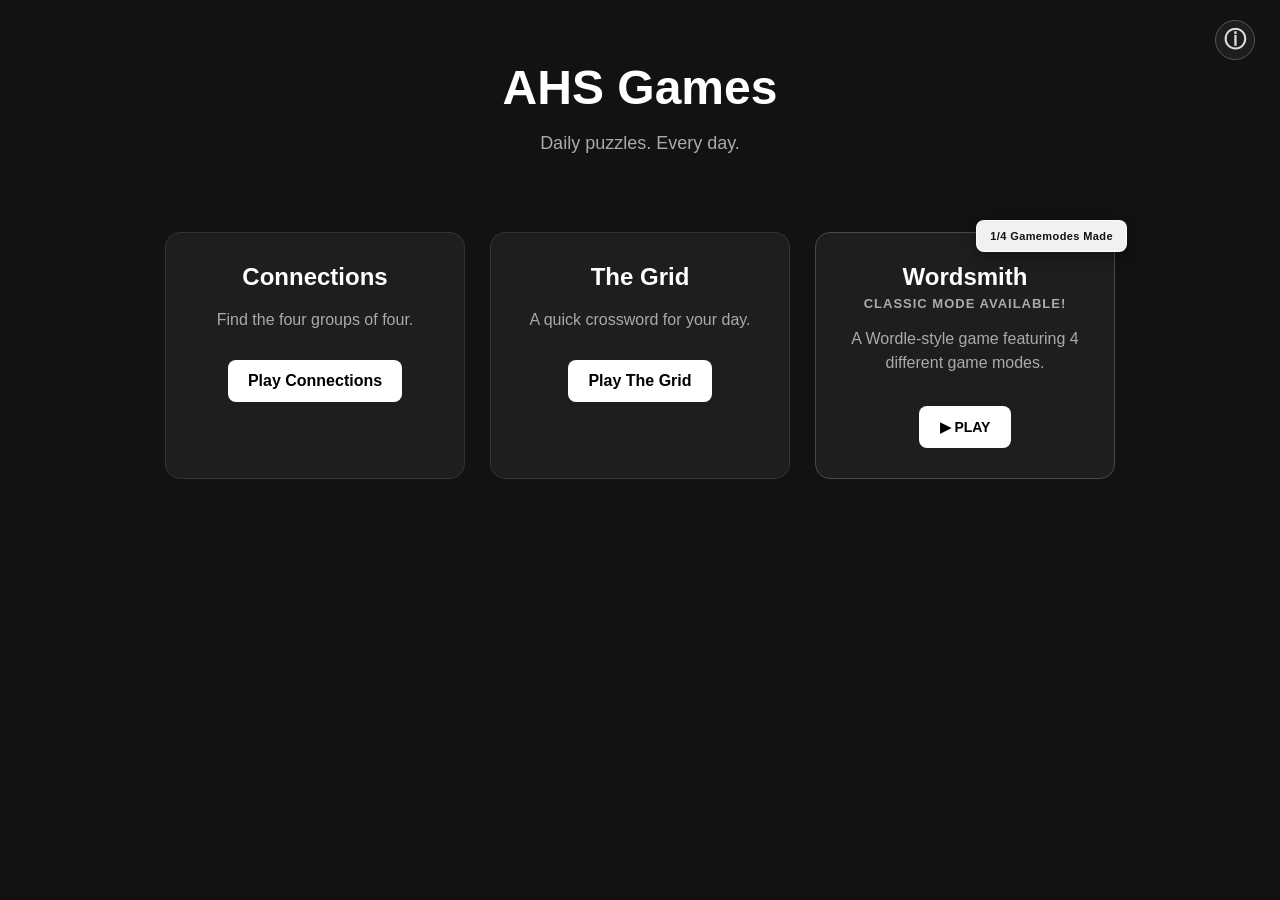
<file: index.html>
<!DOCTYPE html>
<html lang="en">
<head>
    <meta charset="UTF-8">
    <meta name="viewport" content="width=device-width, initial-scale=1.0">

    <title>AHS Games</title>

    <link rel="stylesheet" href="style.css">
</head>

<body>

    <header>

        <button id="info-button"
                class="info-button"
                type="button"
                aria-label="Information">
            ⓘ
        </button>

        <h1>AHS Games</h1>
        <p>Daily puzzles. Every day.</p>

    </header>


    <main>

        <!-- CONNECTIONS -->

        <div class="game-card">

            <h2>Connections</h2>

            <p>
                Find the four groups of four.
            </p>

            <a href="connections/index.html">
                Play Connections
            </a>

        </div>


        <!-- THE GRID -->

        <div class="game-card">

            <h2>The Grid</h2>

            <p>
                A quick crossword for your day.
            </p>

            <a href="mini/index.html">
                Play The Grid
            </a>

        </div>


        <!-- WORDSMITH -->

        <div class="game-card wordsmith-card">

            <!-- CLASSIC MODE BADGE -->

            <div class="classic-badge"
                 aria-hidden="true">
                1/4 Gamemodes Made
            </div>


            <h2>Wordsmith</h2>

            <div class="coming-soon">
                Classic Mode Available!
            </div>

            <p>
                A Wordle-style game featuring 4 different game modes.
            </p>

            <a href="wordsmith/index.html"
               class="preview-button">
                ▶ PLAY
            </a>

        </div>

    </main>


    <!-- INFORMATION POPUP -->

    <div id="info-overlay"
         class="info-overlay">

        <div class="info-modal">

            <button id="close-info"
                    class="close-info"
                    type="button"
                    aria-label="Close information">
                ×
            </button>

            <h2>About AHS Games</h2>

            <p>
                AHS Games is not directly affiliated with
                Ashley High School or NHCS. It is instead
                student-made and intended for students and
                teachers to enjoy fun puzzles that are
                completely free to access.
            </p>

            <p>
                Puzzles update every day at
                <strong>6:00 AM</strong>.
            </p>

            <p>
                <strong>Enjoy!</strong>
            </p>

        </div>

    </div>


    <script>

        // ================================
        // INFORMATION POPUP
        // ================================

        const infoButton = document.getElementById("info-button");
        const closeInfo = document.getElementById("close-info");
        const infoOverlay = document.getElementById("info-overlay");


        infoButton.addEventListener("click", () => {

            infoOverlay.classList.add("show");

        });


        closeInfo.addEventListener("click", () => {

            infoOverlay.classList.remove("show");

        });


        infoOverlay.addEventListener("click", (event) => {

            if (event.target === infoOverlay) {

                infoOverlay.classList.remove("show");

            }

        });


        // ================================
        // ESCAPE KEY
        // ================================

        document.addEventListener("keydown", (event) => {

            if (event.key === "Escape") {

                infoOverlay.classList.remove("show");

            }

        });

    </script>

</body>
</html>
</file>
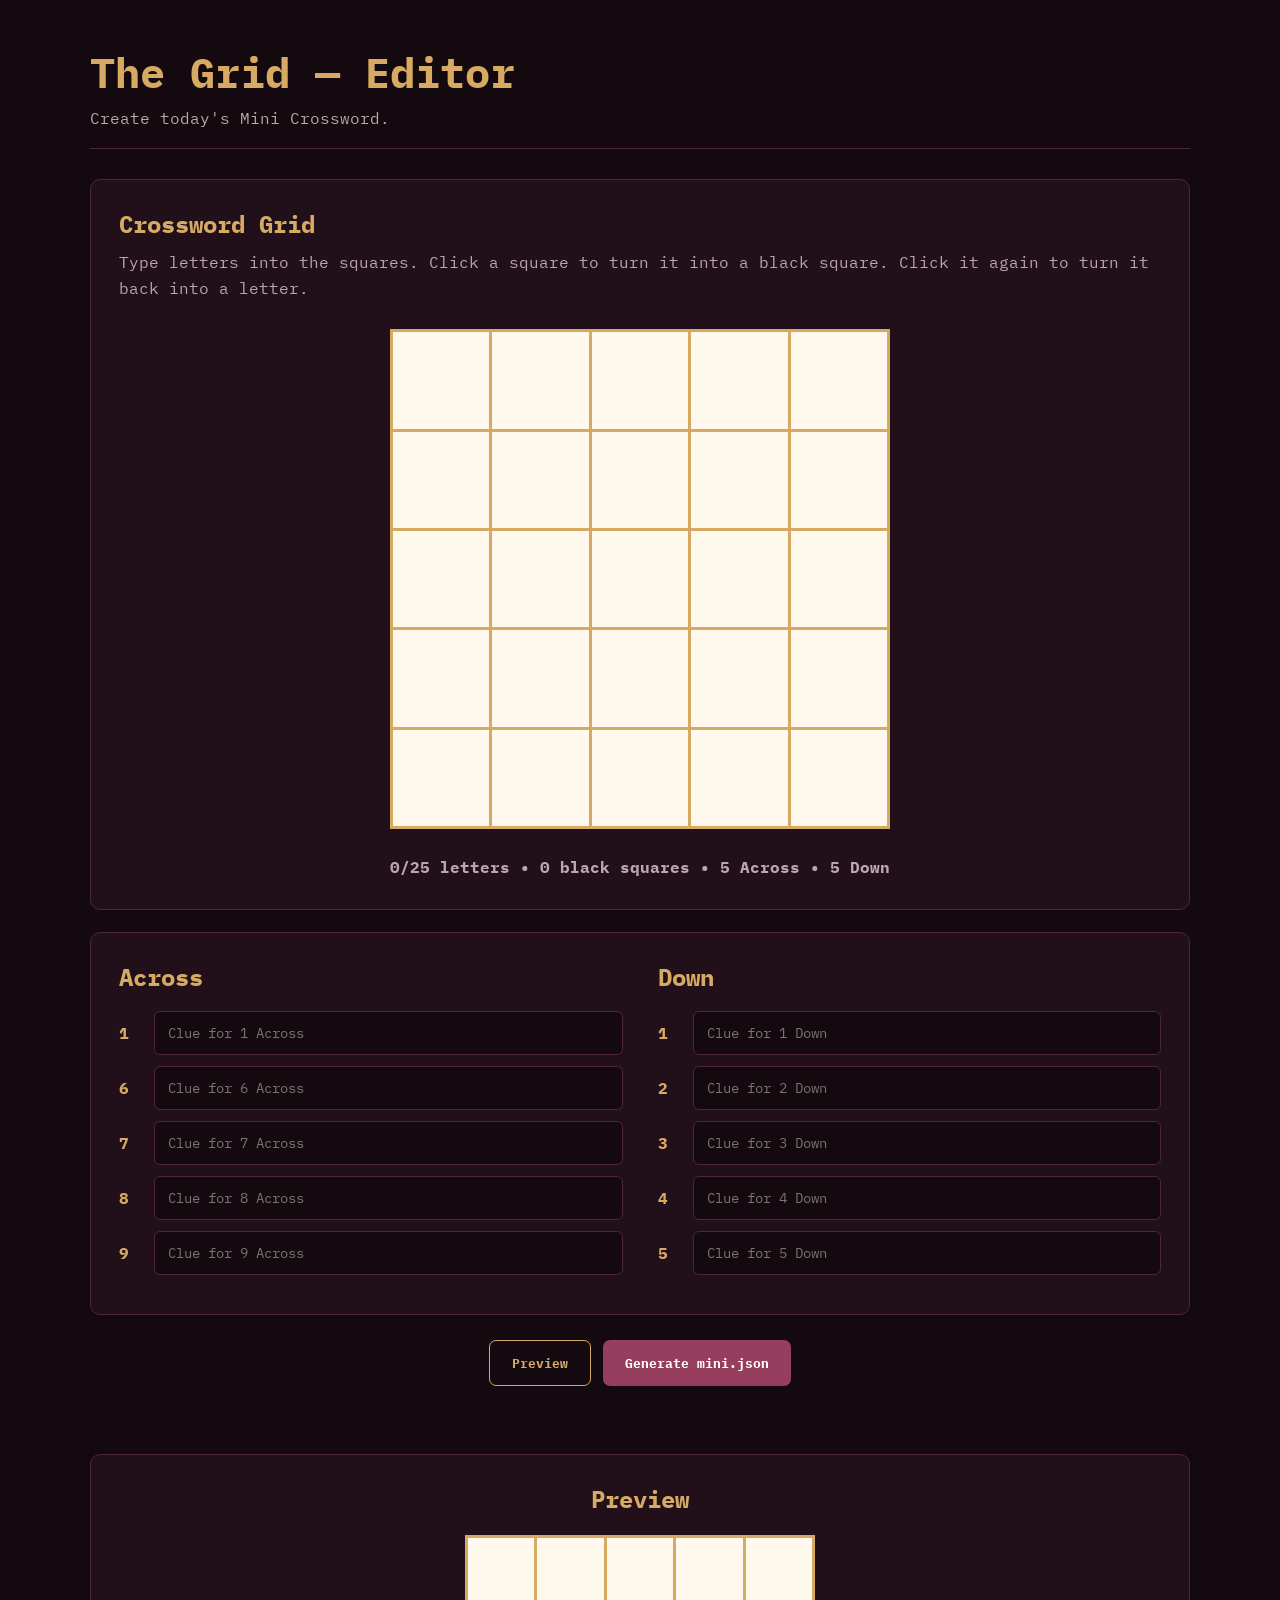
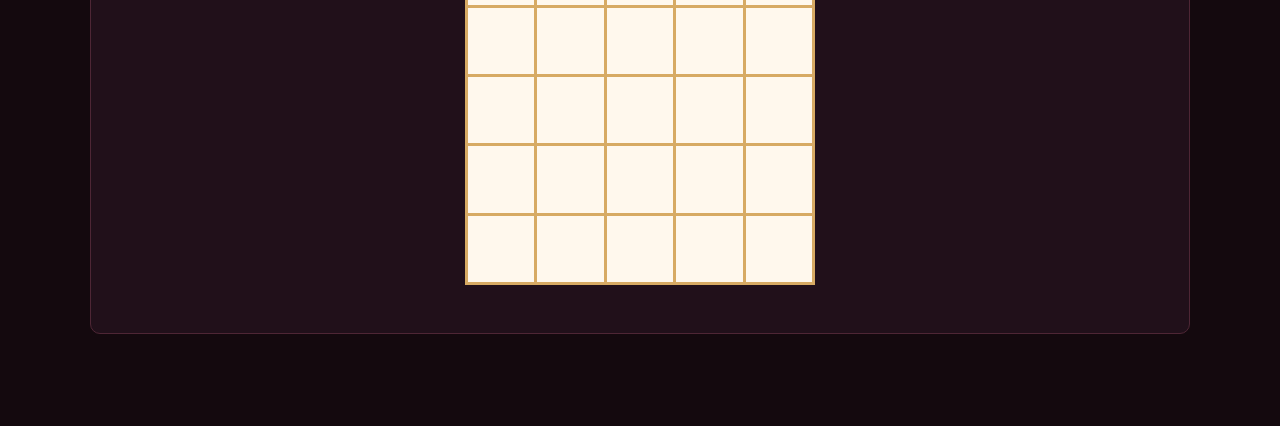
<file: admin/index.html>
<!DOCTYPE html>
<html lang="en">
<head>
    <meta charset="UTF-8">
    <meta name="viewport" content="width=device-width, initial-scale=1.0">

    <title>AHS Games - Editor</title>

    <link rel="preconnect" href="https://fonts.googleapis.com">
    <link rel="preconnect" href="https://fonts.gstatic.com" crossorigin>

    <link href="https://fonts.googleapis.com/css2?family=IBM+Plex+Mono:wght@400;500;600;700&display=swap"
          rel="stylesheet">

    <link rel="stylesheet" href="admin.css">
</head>

<body>

    <!-- =====================================================
         ADMIN EDITOR
         ===================================================== -->

    <main id="editor">

        <header>
            <h1>The Grid — Editor</h1>

            <p>
                Create today's Mini Crossword.
            </p>
        </header>


        <!-- =================================================
             GRID EDITOR
             ================================================= -->

        <section class="editor-section">

            <h2>Crossword Grid</h2>

            <p class="instructions">
                Type letters into the squares.
                Click a square to turn it into a black square.
                Click it again to turn it back into a letter.
            </p>

            <div id="grid" class="grid"></div>

            <p id="grid-status"></p>

        </section>


        <!-- =================================================
             CLUES
             ================================================= -->

        <section class="clues-section">

            <div class="clue-column">

                <h2>Across</h2>

                <div id="across-clues"></div>

            </div>


            <div class="clue-column">

                <h2>Down</h2>

                <div id="down-clues"></div>

            </div>

        </section>


        <!-- =================================================
             BUTTONS
             ================================================= -->

        <div class="actions">

            <button id="preview-button"
                    class="secondary-button"
                    type="button">
                Preview
            </button>

            <button id="generate-button"
                    class="primary-button"
                    type="button">
                Generate mini.json
            </button>

        </div>


        <!-- =================================================
             RESULT
             ================================================= -->

        <p id="result"></p>


        <!-- =================================================
             PREVIEW
             ================================================= -->

        <section class="preview">

            <h2>Preview</h2>

            <div id="preview-grid"></div>

        </section>

    </main>


    <script src="admin.js"></script>

</body>
</html>
</file>
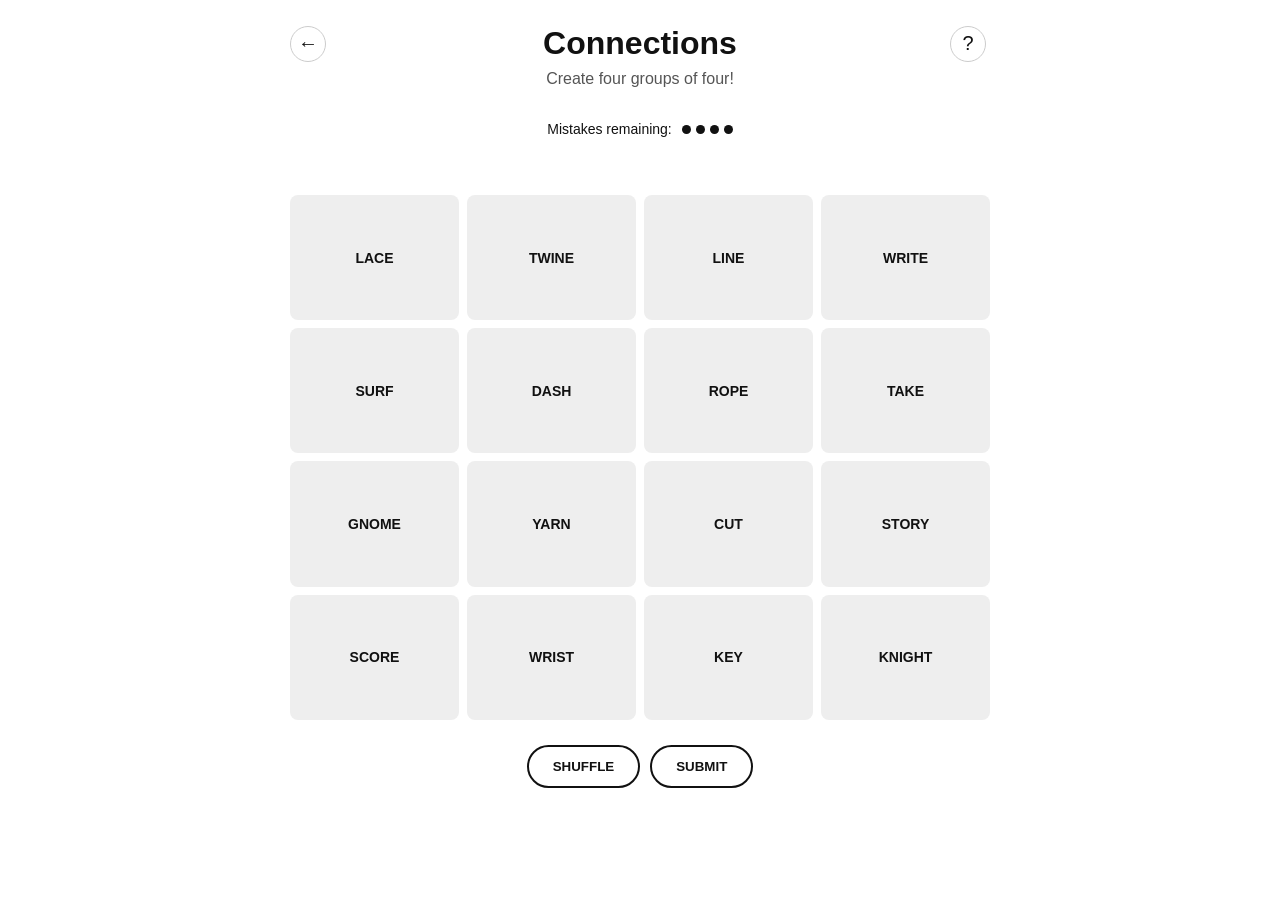
<file: connections/index.html>
﻿<!DOCTYPE html>
<html lang="en">

<head>

    <meta charset="UTF-8">

    <meta name="viewport"
          content="width=device-width, initial-scale=1.0">

    <title>AHS Games - Connections</title>

    <link rel="stylesheet"
          href="connections.css">

</head>

<body>

    <header>

        <div class="top-bar">

            <a href="../index.html" class="back-button">
                ←
            </a>

            <h1>Connections</h1>

            <button id="help-button">
                ?
            </button>

        </div>

        <p>
            Create four groups of four!
        </p>

    </header>


    <main>

        <!-- MISTAKES -->

        <div id="mistakes">

            <span>Mistakes remaining:</span>

            <div id="mistake-dots">

                <span class="mistake-dot"></span>
                <span class="mistake-dot"></span>
                <span class="mistake-dot"></span>
                <span class="mistake-dot"></span>

            </div>

        </div>


        <!-- MESSAGE -->

        <div id="message"></div>


        <!-- SOLVED GROUPS -->

        <div id="solved-groups"></div>


        <!-- GAME BOARD -->

        <div id="game-board"></div>


        <!-- BUTTONS -->

        <div id="buttons">

            <button id="shuffle">
                SHUFFLE
            </button>

            <button id="submit">
                SUBMIT
            </button>

        </div>

    </main>


    <!-- HELP POPUP -->

    <div id="help-overlay">

        <div id="help-box">

            <button id="close-help">
                ×
            </button>

            <h2>How to Play</h2>

            <p>
                Find four groups of four words that share
                something in common.
            </p>

            <p>
                Select four words and press
                <strong>SUBMIT</strong>.
            </p>

            <p>
                You have four mistakes available.
            </p>

        </div>

    </div>


    <!-- GAME OVER -->

    <div id="game-overlay">

        <div id="game-box">

            <h2 id="game-title">
                You Won!
            </h2>

            <p id="game-description"></p>

            <button id="play-again">
                ADMIRE PUZZLE
            </button>

        </div>

    </div>


    <script src="connections.js"></script>

</body>

</html>
</file>
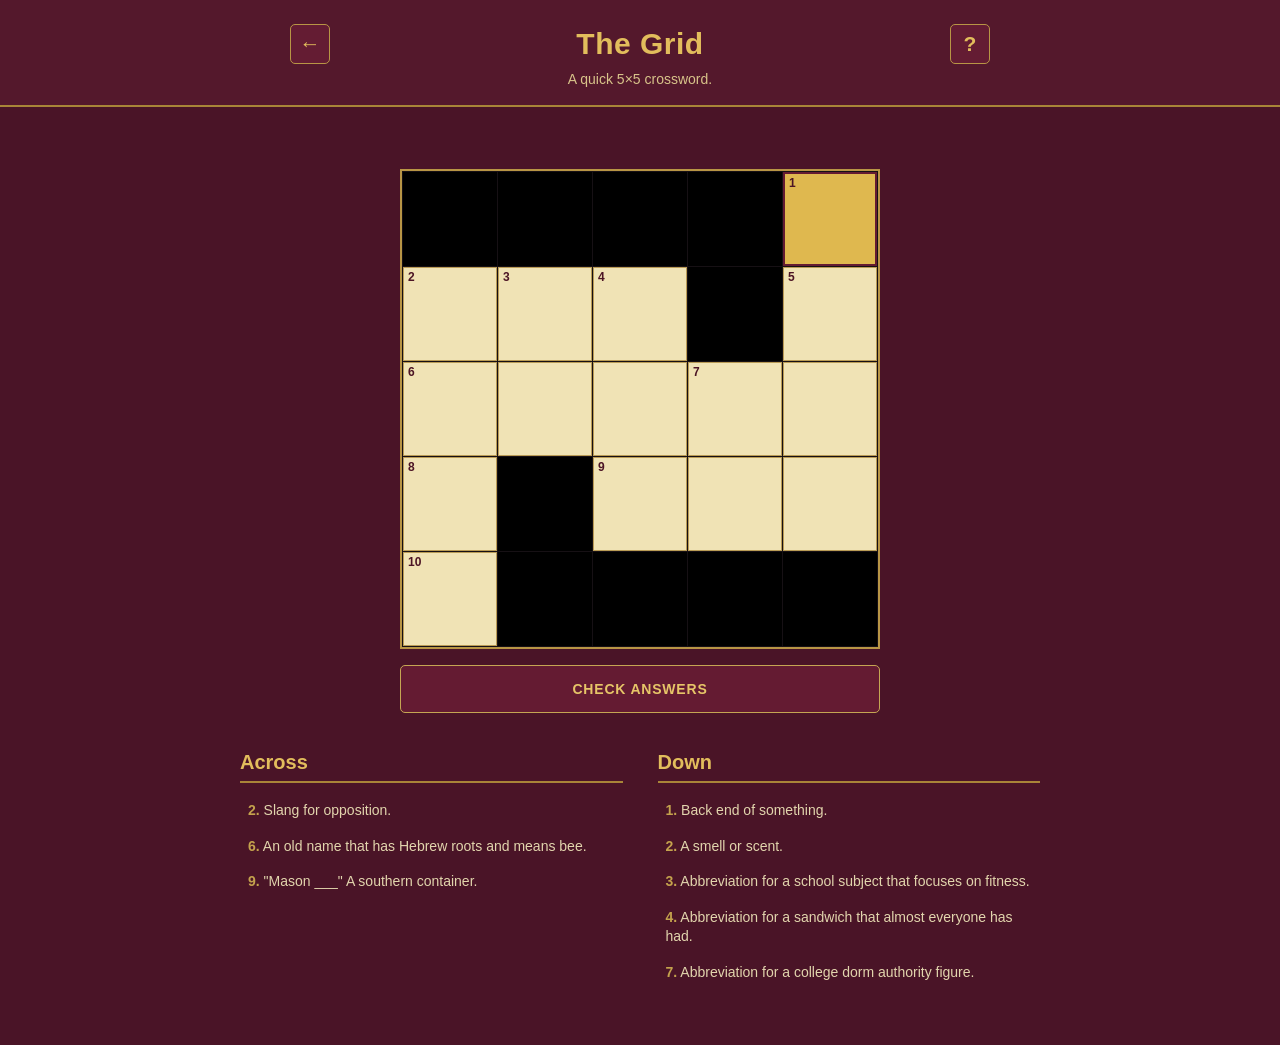
<file: mini/index.html>
﻿
<!DOCTYPE html>
<html lang="en">

<head>

    <meta charset="UTF-8">

    <meta name="viewport"
          content="width=device-width, initial-scale=1.0">

    <title>AHS Games - The Grid</title>

    <link rel="stylesheet"
          href="mini.css">

</head>


<body>


    <header>

        <div class="top-bar">

            <a href="../index.html"
               class="back-button"
               aria-label="Back to AHS Games">
                ←
            </a>


            <h1>
                The Grid
            </h1>


            <button id="help-button"
                    aria-label="How to play"
                    type="button">
                ?
            </button>

        </div>


        <p>
            A quick 5×5 crossword.
        </p>

    </header>



    <main>


        <div id="message"></div>


        <div id="grid"
             class="grid"
             aria-label="The Grid crossword"></div>



        <div class="check-container">

            <button id="check-answers"
                    class="check-button"
                    type="button">
                CHECK ANSWERS
            </button>

        </div>



        <section class="clues-container">


            <div class="clues-column">

                <h2>
                    Across
                </h2>


                <div id="across-clues"
                     class="clues"></div>

            </div>



            <div class="clues-column">

                <h2>
                    Down
                </h2>


                <div id="down-clues"
                     class="clues"></div>

            </div>


        </section>

    </main>



    <!-- HELP OVERLAY -->

    <div id="help-overlay"
         class="overlay">

        <div id="help-box"
             class="modal">

            <button id="close-help"
                    class="close-button"
                    aria-label="Close"
                    type="button">
                ×
            </button>


            <h2>
                How to Play
            </h2>


            <p>
                Fill in the 5×5 grid using the clues.
            </p>


            <p>
                Click a square and type a letter.
                Click the same square again to switch
                between Across and Down.
            </p>


            <p>
                Use the arrow keys to move around the grid.
            </p>


            <p>
                Use CHECK ANSWERS to check your work.
            </p>


            <p>
                Complete the entire grid to solve
                today's puzzle.
            </p>

        </div>

    </div>



    <!-- WIN OVERLAY -->

    <div id="game-overlay"
         class="overlay">

        <div id="game-box"
             class="modal">

            <h2 id="game-title">
                You Won!
            </h2>


            <p id="game-description">
                You completed The Grid!
            </p>


            <button id="play-again"
                    class="primary-button"
                    type="button">
                ADMIRE PUZZLE
            </button>

        </div>

    </div>



    <script src="mini.js"></script>

</body>

</html>
</file>
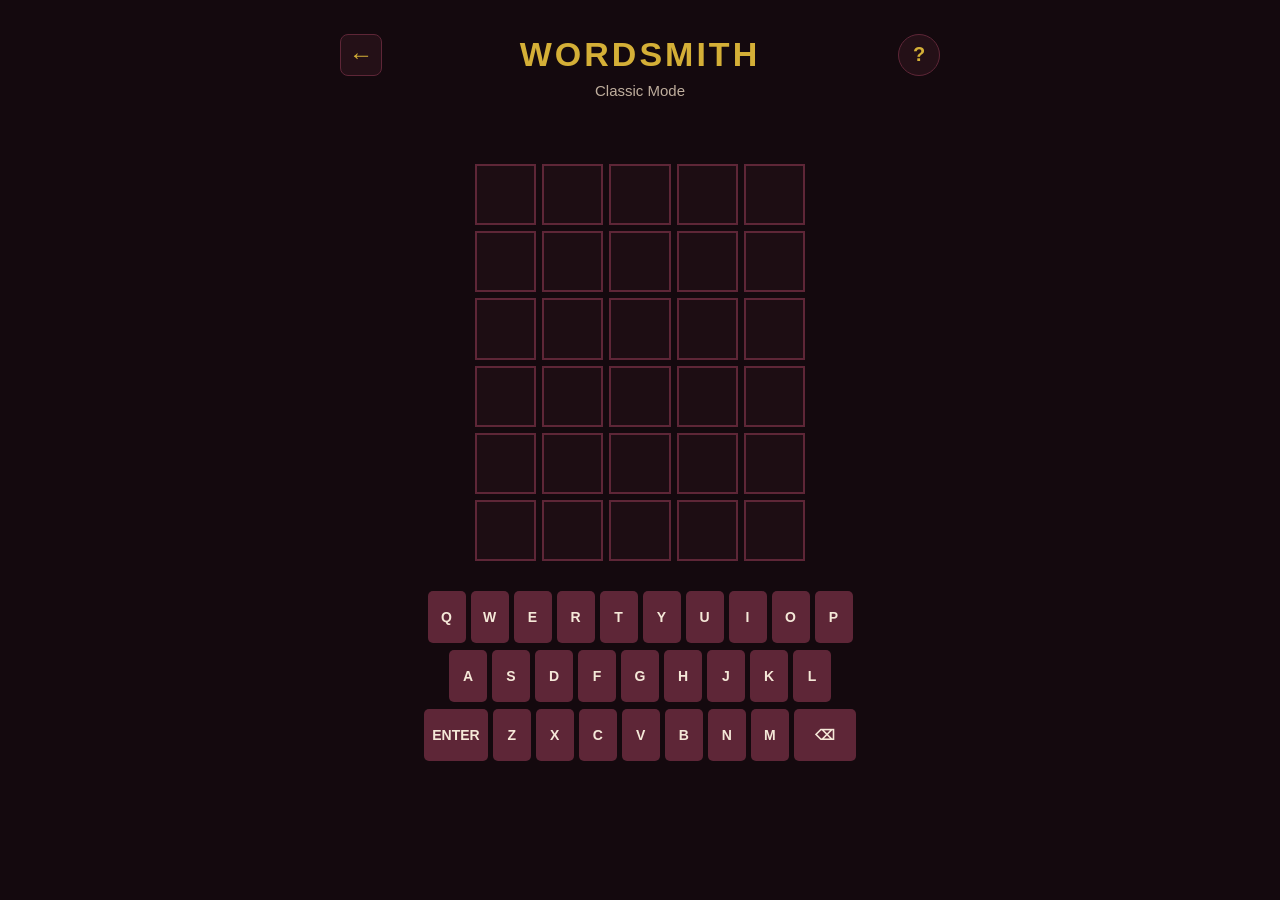
<file: wordsmith/index.html>
<!DOCTYPE html>
<html lang="en">

<head>
    <meta charset="UTF-8">

    <meta name="viewport"
          content="width=device-width, initial-scale=1.0">

    <title>Wordsmith - AHS Games</title>

    <link rel="stylesheet"
          href="wordsmith.css">
</head>

<body>

    <header>

        <div class="top-bar">

            <a href="../index.html"
               class="back-button"
               aria-label="Back to AHS Games">
                ←
            </a>

            <h1>WORDSMITH</h1>

            <button id="help-button"
                    class="help-button"
                    aria-label="How to play">
                ?
            </button>

        </div>

        <p class="subtitle">
            Classic Mode
        </p>

    </header>


    <main>

        <div id="message"
             class="message">
        </div>


        <div id="game-board"
             class="game-board"
             aria-label="Wordsmith game board">
        </div>


        <div id="keyboard"
             class="keyboard"
             aria-label="Keyboard">
        </div>


    </main>


    <!-- HELP -->

    <div id="help-overlay"
         class="overlay">

        <div class="modal">

            <button id="close-help"
                    class="close-button"
                    aria-label="Close">
                ×
            </button>

            <h2>How to Play</h2>

            <p>
                Guess the hidden five-letter word
                in six tries.
            </p>

            <p>
                Green means the letter is in the
                correct position.
            </p>

            <p>
                Gold means the letter is in the
                word, but in the wrong position.
            </p>

            <p>
                Gray means the letter is not
                in the word.
            </p>

        </div>

    </div>


    <!-- WIN / LOSS -->

    <div id="game-overlay"
         class="overlay">

        <div class="modal">

            <h2 id="game-title">
                You Won!
            </h2>

            <p id="game-description">
                You found today's word!
            </p>

            <p id="answer-display">
            </p>

            <button id="close-game"
                    class="primary-button">
                ADMIRE PUZZLE
            </button>

        </div>

    </div>


    <script src="wordsmith.js"></script>

</body>

</html>
</file>
<file: style.css>
* {
    box-sizing: border-box;
}

body {
    margin: 0;
    font-family: Arial, sans-serif;
    background: #121212;
    color: white;
    text-align: center;
}

header {
    position: relative;
    padding: 60px 20px 30px;
}

header h1 {
    font-size: 48px;
    margin: 0;
}

header p {
    color: #aaa;
    font-size: 18px;
}


/* ================================
   INFORMATION BUTTON
================================ */

.info-button {
    position: absolute;
    top: 20px;
    right: 25px;

    width: 40px;
    height: 40px;

    border: 1px solid #555;
    border-radius: 50%;

    background: #1e1e1e;
    color: #ddd;

    font-size: 22px;
    font-weight: bold;

    cursor: pointer;

    transition:
        background 0.15s ease,
        border-color 0.15s ease,
        color 0.15s ease;
}

.info-button:hover {
    background: #2a2a2a;
    border-color: #888;
    color: white;
}


/* ================================
   GAME CARDS
================================ */

main {
    display: flex;
    justify-content: center;
    gap: 25px;
    padding: 30px;
    flex-wrap: wrap;
}

.game-card {
    width: 300px;
    padding: 30px;

    background: #1e1e1e;

    border-radius: 15px;
    border: 1px solid #333;
}

.game-card h2 {
    margin-top: 0;
}

.game-card p {
    color: #aaa;
}

.game-card a {
    display: inline-block;

    margin-top: 15px;
    padding: 12px 20px;

    background: white;
    color: black;

    text-decoration: none;

    border-radius: 8px;

    font-weight: bold;
}

.game-card a:hover {
    background: #ddd;
}


/* ================================
   WORDSMITH CARD
================================ */

.wordsmith-card {
    position: relative;

    border-color: #4a4a4a;
}

.wordsmith-card h2 {
    margin-bottom: 5px;
}

.coming-soon {
    color: #aaa;

    font-size: 13px;
    font-weight: bold;

    text-transform: uppercase;
    letter-spacing: 1px;
}

.wordsmith-card p {
    line-height: 1.5;
}


/* ================================
   CLASSIC MODE BADGE
================================ */

.classic-badge {
    position: absolute;

    top: -13px;
    right: -13px;

    padding: 9px 13px;

    background: rgba(255, 255, 255, 0.94);
    color: #111;

    border: 1px solid rgba(255, 255, 255, 0.8);
    border-radius: 8px;

    font-size: 11px;
    font-weight: bold;

    letter-spacing: 0.4px;

    white-space: nowrap;

    box-shadow:
        0 5px 15px rgba(0, 0, 0, 0.35);

    pointer-events: none;

    animation: classicPulse 2.2s ease-in-out infinite;

    z-index: 10;
}


/* ================================
   CLASSIC MODE PULSE
================================ */

@keyframes classicPulse {

    0% {
        transform: scale(1);
    }

    50% {
        transform: scale(1.08);
    }

    100% {
        transform: scale(1);
    }

}


/* ================================
   WORDSMITH PLAY BUTTON
================================ */

.preview-button {
    display: inline-block;

    margin-top: 15px;
    padding: 12px 24px;

    background: rgba(255, 255, 255, 0.08);
    color: white;

    border: 1px solid rgba(255, 255, 255, 0.25);
    border-radius: 8px;

    font-size: 14px;
    font-weight: bold;

    text-decoration: none;

    cursor: pointer;

    transition:
        background 0.2s ease,
        border-color 0.2s ease,
        transform 0.2s ease;
}

.preview-button:hover {
    background: rgba(255, 255, 255, 0.15);
    border-color: rgba(255, 255, 255, 0.45);

    transform: translateY(-2px);
}


/* ================================
   POPUPS
================================ */

.info-overlay {
    position: fixed;
    inset: 0;

    display: flex;
    align-items: center;
    justify-content: center;

    padding: 20px;

    background: rgba(0, 0, 0, 0.75);

    opacity: 0;
    visibility: hidden;
    pointer-events: none;

    transition:
        opacity 0.2s ease,
        visibility 0.2s ease;

    z-index: 1000;
}

.info-overlay.show {
    opacity: 1;
    visibility: visible;
    pointer-events: auto;
}

.info-modal {
    position: relative;

    width: min(500px, 95vw);

    padding: 35px 30px;

    background: #1e1e1e;

    border: 1px solid #444;
    border-radius: 12px;

    text-align: center;

    box-shadow:
        0 10px 35px rgba(0, 0, 0, 0.5);
}

.info-modal h2 {
    margin-top: 0;
    margin-bottom: 20px;

    font-size: 26px;
}

.info-modal p {
    margin: 15px 0;

    color: #bbb;

    font-size: 16px;
    line-height: 1.6;
}

.info-modal strong {
    color: white;
}


/* ================================
   CLOSE BUTTON
================================ */

.close-info {
    position: absolute;

    top: 8px;
    right: 10px;

    width: 35px;
    height: 35px;

    border: none;
    background: transparent;

    color: #aaa;

    font-size: 28px;
    line-height: 1;

    cursor: pointer;
}

.close-info:hover {
    color: white;
}


/* ================================
   MOBILE
================================ */

@media (max-width: 600px) {

    header {
        padding-top: 55px;
    }

    header h1 {
        font-size: 38px;
    }

    header p {
        font-size: 16px;
    }

    .info-button {
        top: 15px;
        right: 15px;
    }

    main {
        padding: 20px;
    }

    .game-card {
        width: 100%;
        max-width: 350px;
    }

    .info-modal {
        padding: 30px 22px;
    }

    .classic-badge {
        top: -10px;
        right: -8px;

        padding: 8px 10px;

        font-size: 10px;
    }

}
</file>
<file: admin/admin.css>
* {
    box-sizing: border-box;
}

html,
body {
    margin: 0;
    padding: 0;
    min-height: 100%;
}

body {
    background: #14090e;
    color: #f5e8d8;
    font-family: "IBM Plex Mono", "Courier New", monospace;
}

/* ============================================================
   GENERAL
   ============================================================ */

.hidden {
    display: none !important;
}

#editor {
    width: min(1100px, calc(100% - 40px));
    margin: 0 auto;
    padding: 45px 0 70px;
}

/* ============================================================
   HEADER
   ============================================================ */

header {
    margin-bottom: 30px;
    padding-bottom: 20px;
    border-bottom: 1px solid #4e2635;
}

    header h1 {
        margin: 0;
        color: #d7aa63;
        font-size: 42px;
    }

    header p {
        margin: 8px 0 0;
        color: #bda5ad;
    }

/* ============================================================
   SECTIONS
   ============================================================ */

.editor-section,
.clues-section,
.preview {
    margin-bottom: 22px;
    padding: 28px;
    background: #21101a;
    border: 1px solid #4e2635;
    border-radius: 10px;
}

h2 {
    margin: 0 0 10px;
    color: #d7aa63;
}

.instructions {
    margin-top: 0;
    color: #bda5ad;
    line-height: 1.6;
}

/* ============================================================
   GRID
   ============================================================ */

.grid {
    width: min(500px, 100%);
    margin: 28px auto;
    display: grid;
    grid-template-columns: repeat(5, 1fr);
    gap: 3px;
    background: #d7aa63;
    border: 3px solid #d7aa63;
}

.grid-cell {
    width: 100%;
    aspect-ratio: 1;
    padding: 0;
    border: 0;
    outline: 0;
    background: #fff8ed;
    color: #24101a;
    text-align: center;
    font-family: inherit;
    font-size: clamp(24px, 6vw, 44px);
    font-weight: bold;
    text-transform: uppercase;
    cursor: text;
}

    .grid-cell:focus {
        background: #fff0c8;
        box-shadow: inset 0 0 0 3px #963e5d;
    }

    /* ============================================================
   BLACK SQUARES
   ============================================================ */

    .grid-cell.black-cell {
        background: #000000;
        color: #000000;
        cursor: pointer;
    }

        .grid-cell.black-cell:focus {
            background: #000000;
            box-shadow: inset 0 0 0 3px #d7aa63;
        }

/* ============================================================
   GRID STATUS
   ============================================================ */

#grid-status {
    min-height: 24px;
    margin: 0;
    text-align: center;
    color: #bda5ad;
    font-weight: bold;
}

/* ============================================================
   CLUES
   ============================================================ */

.clues-section {
    display: grid;
    grid-template-columns: 1fr 1fr;
    gap: 35px;
}

.clue-column h2 {
    margin-bottom: 18px;
}

.clue-row {
    display: flex;
    align-items: center;
    gap: 10px;
    margin-bottom: 11px;
}

    .clue-row span {
        flex: 0 0 25px;
        color: #d7aa63;
        font-weight: bold;
    }

.clue-input {
    width: 100%;
    padding: 12px 13px;
    border: 1px solid #4e2635;
    border-radius: 6px;
    background: #14090e;
    color: #ffffff;
    outline: none;
    font-family: inherit;
    font-size: 14px;
}

    .clue-input:focus {
        border-color: #d7aa63;
        box-shadow: 0 0 0 2px rgba(215, 170, 99, 0.15);
    }

/* ============================================================
   BUTTONS
   ============================================================ */

.actions {
    display: flex;
    justify-content: center;
    gap: 12px;
    margin: 25px 0;
}

    .actions button {
        padding: 13px 22px;
        border-radius: 7px;
        font-family: inherit;
        font-weight: bold;
        cursor: pointer;
        transition: 0.15s ease;
    }

.primary-button {
    border: 0;
    background: #963e5d;
    color: #ffffff;
}

    .primary-button:hover {
        background: #ad496b;
    }

    .primary-button:active {
        transform: translateY(1px);
    }

.secondary-button {
    border: 1px solid #d7aa63;
    background: transparent;
    color: #d7aa63;
}

    .secondary-button:hover {
        background: #d7aa63;
        color: #21101a;
    }

    .secondary-button:active {
        transform: translateY(1px);
    }

/* ============================================================
   RESULT MESSAGE
   ============================================================ */

#result {
    min-height: 28px;
    margin: 15px 0;
    text-align: center;
    line-height: 1.6;
    font-weight: bold;
}

/* ============================================================
   PREVIEW
   ============================================================ */

.preview {
    text-align: center;
}

#preview-grid {
    width: min(350px, 100%);
    margin: 20px auto;
    display: grid;
    grid-template-columns: repeat(5, 1fr);
    gap: 3px;
    background: #d7aa63;
    border: 3px solid #d7aa63;
}

.preview-cell {
    aspect-ratio: 1;
    display: flex;
    align-items: center;
    justify-content: center;
    background: #fff8ed;
    color: #24101a;
    font-family: inherit;
    font-size: 28px;
    font-weight: bold;
}

    .preview-cell.black-cell {
        background: #000000;
        color: #000000;
    }

/* ============================================================
   MOBILE
   ============================================================ */

@media (max-width: 700px) {

    #editor {
        width: calc(100% - 24px);
        padding-top: 25px;
    }

    header h1 {
        font-size: 32px;
    }

    .editor-section,
    .clues-section,
    .preview {
        padding: 20px;
    }

    .clues-section {
        grid-template-columns: 1fr;
        gap: 25px;
    }

    .actions {
        flex-direction: column;
    }

        .actions button {
            width: 100%;
        }

    .grid {
        gap: 2px;
        border-width: 2px;
    }

    #preview-grid {
        gap: 2px;
        border-width: 2px;
    }
}
</file>
<file: connections/connections.css>
﻿* {
    box-sizing: border-box;
}

body {
    margin: 0;
    background: #ffffff;
    color: #111111;
    font-family: Arial, Helvetica, sans-serif;
    text-align: center;
}

/* HEADER */

header {
    padding: 25px 20px 15px;
}

.top-bar {
    max-width: 700px;
    margin: auto;
    display: grid;
    grid-template-columns: 40px 1fr 40px;
    align-items: center;
}

    .top-bar h1 {
        margin: 0;
        font-size: 32px;
    }

.back-button,
#help-button {
    width: 36px;
    height: 36px;
    border-radius: 50%;
    border: 1px solid #cccccc;
    background: white;
    color: #111;
    font-size: 20px;
    cursor: pointer;
    text-decoration: none;
    display: flex;
    justify-content: center;
    align-items: center;
}

    .back-button:hover,
    #help-button:hover {
        background: #eeeeee;
    }

header p {
    margin: 8px 0 0;
    color: #555;
}

/* MAIN */

main {
    width: min(700px, 92%);
    margin: auto;
}

/* MISTAKES */

#mistakes {
    display: flex;
    justify-content: center;
    align-items: center;
    gap: 10px;
    margin: 18px 0;
    font-size: 14px;
}

#mistake-dots {
    display: flex;
    gap: 5px;
}

.mistake-dot {
    width: 9px;
    height: 9px;
    background: #111;
    border-radius: 50%;
}

    .mistake-dot.used {
        background: #dddddd;
    }

/* MESSAGE */

#message {
    height: 32px;
    font-weight: bold;
    font-size: 15px;
}

    #message.show {
        animation: messagePop 0.2s ease;
    }

@keyframes messagePop {
    0% {
        transform: scale(0.8);
        opacity: 0;
    }

    100% {
        transform: scale(1);
        opacity: 1;
    }
}

/* SOLVED GROUPS */

#solved-groups {
    display: flex;
    flex-direction: column;
    gap: 8px;
    margin-bottom: 8px;
}

.solved-group {
    padding: 18px 10px;
    border-radius: 8px;
    font-weight: bold;
    animation: groupAppear 0.25s ease;
}

@keyframes groupAppear {
    from {
        transform: scale(0.9);
        opacity: 0;
    }

    to {
        transform: scale(1);
        opacity: 1;
    }
}

.solved-group h3 {
    margin: 0 0 6px;
    font-size: 16px;
}

.solved-group p {
    margin: 0;
    font-size: 13px;
}

/* CONNECTIONS COLORS */

.group-yellow {
    background: #f9df6d !important;
}

.group-green {
    background: #a0c35a !important;
}

.group-blue {
    background: #b0c4ef !important;
}

.group-purple {
    background: #ba81c5 !important;
}

/* FALLBACK COLORS */

.group-0 {
    background: #f9df6d !important;
}

.group-1 {
    background: #a0c35a !important;
}

.group-2 {
    background: #b0c4ef !important;
}

.group-3 {
    background: #ba81c5 !important;
}

/* GAME BOARD */

#game-board {
    display: grid;
    grid-template-columns: repeat(4, 1fr);
    gap: 8px;
}

.word {
    aspect-ratio: 1.35;
    border: none;
    border-radius: 8px;
    background: #eeeeee;
    color: #111111;
    font-weight: bold;
    font-size: 14px;
    cursor: pointer;
    transition: transform 0.12s, background 0.12s;
}

    .word:hover {
        background: #dddddd;
    }

    .word:active {
        transform: scale(0.96);
    }

    .word.selected {
        background: #111111;
        color: white;
    }

    .word.wrong {
        animation: shake 0.3s;
    }

@keyframes shake {
    0%, 100% {
        transform: translateX(0);
    }

    25% {
        transform: translateX(-5px);
    }

    75% {
        transform: translateX(5px);
    }
}

/* BUTTONS */

#buttons {
    display: flex;
    justify-content: center;
    gap: 10px;
    margin-top: 25px;
}

    #buttons button {
        padding: 12px 24px;
        border: 2px solid #111;
        border-radius: 25px;
        background: white;
        color: #111;
        font-weight: bold;
        cursor: pointer;
    }

        #buttons button:hover {
            background: #111;
            color: white;
        }

        #buttons button:disabled {
            opacity: 0.4;
            cursor: not-allowed;
        }

/* HELP */

#help-overlay,
#game-overlay {
    position: fixed;
    inset: 0;
    background: rgba(0, 0, 0, 0.45);
    display: none;
    justify-content: center;
    align-items: center;
    padding: 20px;
}

    #help-overlay.show,
    #game-overlay.show {
        display: flex;
    }

#help-box,
#game-box {
    position: relative;
    width: min(420px, 100%);
    background: white;
    border-radius: 12px;
    padding: 30px;
    box-shadow: 0 10px 40px rgba(0, 0, 0, 0.25);
}

    #help-box h2,
    #game-box h2 {
        margin-top: 0;
    }

    #help-box p,
    #game-box p {
        color: #555;
        line-height: 1.5;
    }

#close-help {
    position: absolute;
    top: 10px;
    right: 12px;
    border: none;
    background: none;
    font-size: 28px;
    cursor: pointer;
}

/* GAME OVER */

#play-again {
    padding: 12px 24px;
    border: 2px solid #111;
    border-radius: 25px;
    background: #111;
    color: white;
    font-weight: bold;
    cursor: pointer;
}

    #play-again:hover {
        background: #333;
    }

/* MOBILE */

@media (max-width: 500px) {

    .top-bar h1 {
        font-size: 27px;
    }

    .word {
        font-size: 11px;
    }

    #buttons button {
        padding: 11px 18px;
    }
}
</file>
<file: mini/mini.css>
﻿
/* =========================================
   AHS GAMES - THE GRID
   GARNET + GOLD
========================================= */
* {
    box-sizing: border-box;
}

html,
body {
    margin: 0;
    padding: 0;
    min-height: 100%;
}

body {
    min-height: 100vh;
    background: #4a1427;
    color: #f3e5b5;
    font-family: Arial, Helvetica, sans-serif;
}


/* =========================================
   HEADER
========================================= */

header {
    width: 100%;
    padding: 24px 20px 18px;
    text-align: center;
    background: #54182c;
    border-bottom: 2px solid #a98538;
}

.top-bar {
    max-width: 700px;
    margin: 0 auto;
    display: flex;
    align-items: center;
    justify-content: space-between;
}

    .top-bar h1 {
        margin: 0;
        color: #e2bd5c;
        font-size: 30px;
        font-weight: 700;
        letter-spacing: 0.5px;
    }

header > p {
    margin: 7px 0 0;
    color: #d8c38a;
    font-size: 14px;
}


/* =========================================
   HEADER BUTTONS
========================================= */

.back-button,
#help-button {
    width: 40px;
    height: 40px;
    display: flex;
    align-items: center;
    justify-content: center;
    border: 1px solid #b89545;
    border-radius: 5px;
    background: #641c33;
    color: #e2bd5c;
    text-decoration: none;
    font-size: 21px;
    font-weight: bold;
    cursor: pointer;
    transition: background 0.15s ease, border-color 0.15s ease;
}

    .back-button:hover,
    #help-button:hover {
        background: #74213b;
        border-color: #d5b45c;
    }

    .back-button:active,
    #help-button:active {
        transform: translateY(1px);
    }


/* =========================================
   MAIN
========================================= */

main {
    width: min(900px, 94%);
    margin: 0 auto;
    padding: 28px 0 55px;
    display: flex;
    flex-direction: column;
    align-items: center;
}


/* =========================================
   MESSAGE
========================================= */

#message {
    min-height: 22px;
    margin-bottom: 12px;
    color: #e2bd5c;
    font-size: 14px;
    font-weight: 700;
    text-align: center;
}


/* =========================================
   CROSSWORD GRID
========================================= */

.grid {
    width: min(480px, 90vw);
    aspect-ratio: 1 / 1;
    display: grid;
    grid-template-columns: repeat(5, 1fr);
    grid-template-rows: repeat(5, 1fr);
    gap: 1px;
    padding: 1px;
    background: #161014;
    border: 2px solid #b89545;
}


/* =========================================
   CELLS
========================================= */

.mini-cell {
    position: relative;
    width: 100%;
    height: 100%;
    padding: 0;
    border: 1px solid #b99b55;
    background: #f0e3b5;
    color: #421020;
    font-family: Arial, Helvetica, sans-serif;
    cursor: pointer;
    overflow: hidden;
    transition: background 0.1s ease, border-color 0.1s ease;
}


    /* =========================================
   BLACK SQUARES
========================================= */

    .mini-cell.black {
        background: #000000 !important;
        border-color: #000000 !important;
        cursor: default;
    }

        .mini-cell.black:hover {
            background: #000000 !important;
        }


/* =========================================
   CELL NUMBERS
========================================= */

.cell-number {
    position: absolute;
    top: 3px;
    left: 4px;
    z-index: 2;
    color: #4c1525;
    font-size: clamp(9px, 1.5vw, 12px);
    font-weight: 700;
    line-height: 1;
    pointer-events: none;
}


/* =========================================
   LETTERS
========================================= */

.cell-letter {
    position: absolute;
    inset: 0;
    display: flex;
    align-items: center;
    justify-content: center;
    padding-top: 5px;
    color: #3f101e;
    font-size: clamp(21px, 5vw, 36px);
    font-weight: 700;
    line-height: 1;
    pointer-events: none;
}


/* =========================================
   SELECTED WORD
========================================= */

.mini-cell.word-selected {
    background: #ead28c;
}


/* =========================================
   SELECTED CELL
========================================= */

.mini-cell.selected {
    background: #dfb84f;
    border: 2px solid #641b32;
    z-index: 3;
}


/* =========================================
   INCORRECT
========================================= */

.mini-cell.incorrect {
    background: #d88989;
    border-color: #8d3030;
}

    .mini-cell.incorrect .cell-letter {
        color: #571010;
    }


/* =========================================
   COMPLETED
========================================= */

.mini-cell.completed {
    background: #d5ae4d;
    border-color: #641b32;
}

    .mini-cell.completed .cell-letter {
        color: #3f101e;
    }


/* =========================================
   CHECK ANSWERS
========================================= */

.check-container {
    width: min(480px, 90vw);
    margin-top: 16px;
    display: flex;
    justify-content: center;
}

.check-button {
    width: 100%;
    min-height: 48px;
    padding: 11px 18px;
    border: 1px solid #c5a653;
    border-radius: 5px;
    background: #641b32;
    color: #e6c568;
    font-size: 14px;
    font-weight: 700;
    letter-spacing: 0.8px;
    cursor: pointer;
    transition: background 0.15s ease, border-color 0.15s ease;
}

    .check-button:hover {
        background: #75203a;
        border-color: #dfc16d;
    }

    .check-button:active {
        background: #54162a;
    }


/* =========================================
   CLUES
========================================= */

.clues-container {
    width: min(800px, 94vw);
    display: grid;
    grid-template-columns: repeat(2, minmax(0, 1fr));
    gap: 35px;
    margin-top: 38px;
}

.clues-column h2 {
    margin: 0 0 11px;
    padding-bottom: 7px;
    border-bottom: 2px solid #a98538;
    color: #e2bd5c;
    font-size: 20px;
    font-weight: 700;
}


/* =========================================
   CLUES
========================================= */

.clues {
    display: flex;
    flex-direction: column;
    gap: 2px;
}

.clue {
    width: 100%;
    padding: 7px 8px;
    border: none;
    border-radius: 3px;
    background: transparent;
    color: #e2d5ad;
    font-size: 14px;
    line-height: 1.4;
    text-align: left;
    cursor: pointer;
    transition: background 0.1s ease, color 0.1s ease;
}

    .clue:hover {
        background: #5d1a30;
        color: #f1e5bd;
    }

    .clue.active {
        background: #682039;
        color: #e7c565;
        font-weight: 700;
    }

.clue-number {
    color: #c4a24d;
    font-weight: 700;
}


/* =========================================
   OVERLAYS
========================================= */

.overlay {
    position: fixed;
    inset: 0;
    display: flex;
    align-items: center;
    justify-content: center;
    padding: 20px;
    background: rgba(20, 6, 12, 0.75);
    opacity: 0;
    visibility: hidden;
    pointer-events: none;
    transition: opacity 0.15s ease, visibility 0.15s ease;
    z-index: 1000;
}

    .overlay.show {
        opacity: 1;
        visibility: visible;
        pointer-events: auto;
    }


/* =========================================
   MODAL
========================================= */

.modal {
    position: relative;
    width: min(450px, 94vw);
    padding: 30px;
    border: 1px solid #b89545;
    border-radius: 7px;
    background: #54182c;
    color: #eadcb1;
    text-align: center;
}

    .modal h2 {
        margin: 0 0 13px;
        color: #e2bd5c;
        font-size: 25px;
    }

    .modal p {
        margin: 10px 0;
        line-height: 1.5;
    }


/* =========================================
   CLOSE BUTTON
========================================= */

.close-button {
    position: absolute;
    top: 8px;
    right: 10px;
    width: 34px;
    height: 34px;
    border: none;
    background: transparent;
    color: #d8b95f;
    font-size: 27px;
    cursor: pointer;
}

    .close-button:hover {
        color: #f0d984;
    }


/* =========================================
   WIN BUTTON
========================================= */

.primary-button {
    margin-top: 16px;
    padding: 11px 21px;
    border: 1px solid #c5a653;
    border-radius: 5px;
    background: #641b32;
    color: #e6c568;
    font-size: 14px;
    font-weight: 700;
    cursor: pointer;
    transition: background 0.15s ease, border-color 0.15s ease;
}

    .primary-button:hover {
        background: #75203a;
        border-color: #dfc16d;
    }


/* =========================================
   MOBILE
========================================= */

@media (max-width: 650px) {

    header {
        padding-top: 20px;
    }

    .top-bar h1 {
        font-size: 26px;
    }

    main {
        padding-top: 22px;
    }

    .grid {
        width: min(92vw, 430px);
    }

    .check-container {
        width: min(92vw, 430px);
    }

    .clues-container {
        grid-template-columns: 1fr;
        gap: 25px;
    }

    .clue {
        font-size: 14px;
    }
}
</file>
<file: wordsmith/wordsmith.css>
* {
    box-sizing: border-box;
}

body {
    margin: 0;
    min-height: 100vh;

    font-family: Arial, sans-serif;

    background: #14090e;
    color: #f5e8d8;

    text-align: center;
}


/* =========================================
   HEADER
========================================= */

header {
    padding: 35px 20px 20px;
}

.top-bar {
    display: flex;
    align-items: center;
    justify-content: center;

    position: relative;

    max-width: 600px;
    margin: 0 auto;
}

.top-bar h1 {
    margin: 0;

    font-size: 34px;
    letter-spacing: 3px;

    color: #d4af37;
}

.back-button {
    position: absolute;
    left: 0;

    width: 42px;
    height: 42px;

    display: flex;
    align-items: center;
    justify-content: center;

    border: 1px solid #5e2637;
    border-radius: 8px;

    background: #241017;
    color: #d4af37;

    text-decoration: none;

    font-size: 24px;

    transition: 0.15s;
}

.back-button:hover {
    background: #35151f;
}

.help-button {
    position: absolute;
    right: 0;

    width: 42px;
    height: 42px;

    border: 1px solid #5e2637;
    border-radius: 50%;

    background: #241017;
    color: #d4af37;

    font-size: 20px;
    font-weight: bold;

    cursor: pointer;

    transition: 0.15s;
}

.help-button:hover {
    background: #35151f;
}

.subtitle {
    margin: 8px 0 0;

    color: #bfae9d;
    font-size: 15px;
}


/* =========================================
   MAIN
========================================= */

main {
    width: 100%;
    max-width: 500px;

    margin: 0 auto;

    padding: 10px 20px 40px;
}


/* =========================================
   MESSAGE
========================================= */

.message {
    min-height: 25px;

    margin-bottom: 10px;

    color: #d4af37;

    font-weight: bold;
}


/* =========================================
   GAME BOARD
========================================= */

.game-board {
    width: 330px;
    max-width: 100%;

    margin: 0 auto 30px;

    display: grid;

    grid-template-columns:
        repeat(5, 1fr);

    gap: 6px;
}

.tile {
    width: 100%;
    aspect-ratio: 1 / 1;

    display: flex;
    align-items: center;
    justify-content: center;

    border: 2px solid #5e2637;

    background: #1d0d13;

    color: #f5e8d8;

    font-size: 30px;
    font-weight: bold;

    text-transform: uppercase;

    transition:
        transform 0.1s,
        background 0.2s,
        border-color 0.2s;
}

.tile.filled {
    border-color: #9a6f25;
}

.tile.correct {
    background: #4d6b45;
    border-color: #4d6b45;
    color: white;
}

.tile.present {
    background: #9a7428;
    border-color: #9a7428;
    color: white;
}

.tile.absent {
    background: #392d31;
    border-color: #392d31;
    color: #ddd;
}


/* =========================================
   KEYBOARD
========================================= */

.keyboard {
    width: 100%;
    max-width: 500px;

    margin: 0 auto;

    display: flex;
    flex-direction: column;

    gap: 7px;
}

.keyboard-row {
    display: flex;
    justify-content: center;

    gap: 5px;
}

.key {
    min-width: 38px;
    height: 52px;

    padding: 0 8px;

    border: none;
    border-radius: 5px;

    background: #5e2637;

    color: #f5e8d8;

    font-size: 14px;
    font-weight: bold;

    cursor: pointer;

    transition: 0.15s;
}

.key:hover {
    background: #743047;
}

.key.wide {
    min-width: 62px;
}

.key.correct {
    background: #4d6b45;
}

.key.present {
    background: #9a7428;
}

.key.absent {
    background: #392d31;
}


/* =========================================
   OVERLAYS
========================================= */

.overlay {
    position: fixed;

    inset: 0;

    display: none;

    align-items: center;
    justify-content: center;

    padding: 20px;

    background: rgba(0, 0, 0, 0.72);

    z-index: 100;
}

.overlay.show {
    display: flex;
}

.modal {
    position: relative;

    width: 100%;
    max-width: 400px;

    padding: 30px;

    border: 1px solid #6b2c40;
    border-radius: 12px;

    background: #211018;

    box-shadow:
        0 15px 40px rgba(0, 0, 0, 0.5);
}

.modal h2 {
    margin-top: 0;

    color: #d4af37;
}

.modal p {
    color: #d5c8bb;

    line-height: 1.5;
}

.close-button {
    position: absolute;

    top: 10px;
    right: 12px;

    border: none;

    background: transparent;

    color: #d4af37;

    font-size: 28px;

    cursor: pointer;
}

.primary-button {
    margin-top: 15px;

    padding: 12px 22px;

    border: none;
    border-radius: 7px;

    background: #d4af37;
    color: #14090e;

    font-weight: bold;

    cursor: pointer;
}

.primary-button:hover {
    background: #e2c45a;
}


/* =========================================
   ANSWER
========================================= */

#answer-display {
    font-size: 24px;

    font-weight: bold;

    letter-spacing: 4px;

    color: #d4af37;
}


/* =========================================
   MOBILE
========================================= */

@media (max-width: 420px) {

    header {
        padding-top: 25px;
    }

    .top-bar h1 {
        font-size: 27px;
    }

    .game-board {
        width: 300px;
    }

    .tile {
        font-size: 25px;
    }

    .key {
        min-width: 30px;
        height: 48px;

        padding: 0 5px;

        font-size: 12px;
    }

    .key.wide {
        min-width: 48px;
    }

}
</file>
